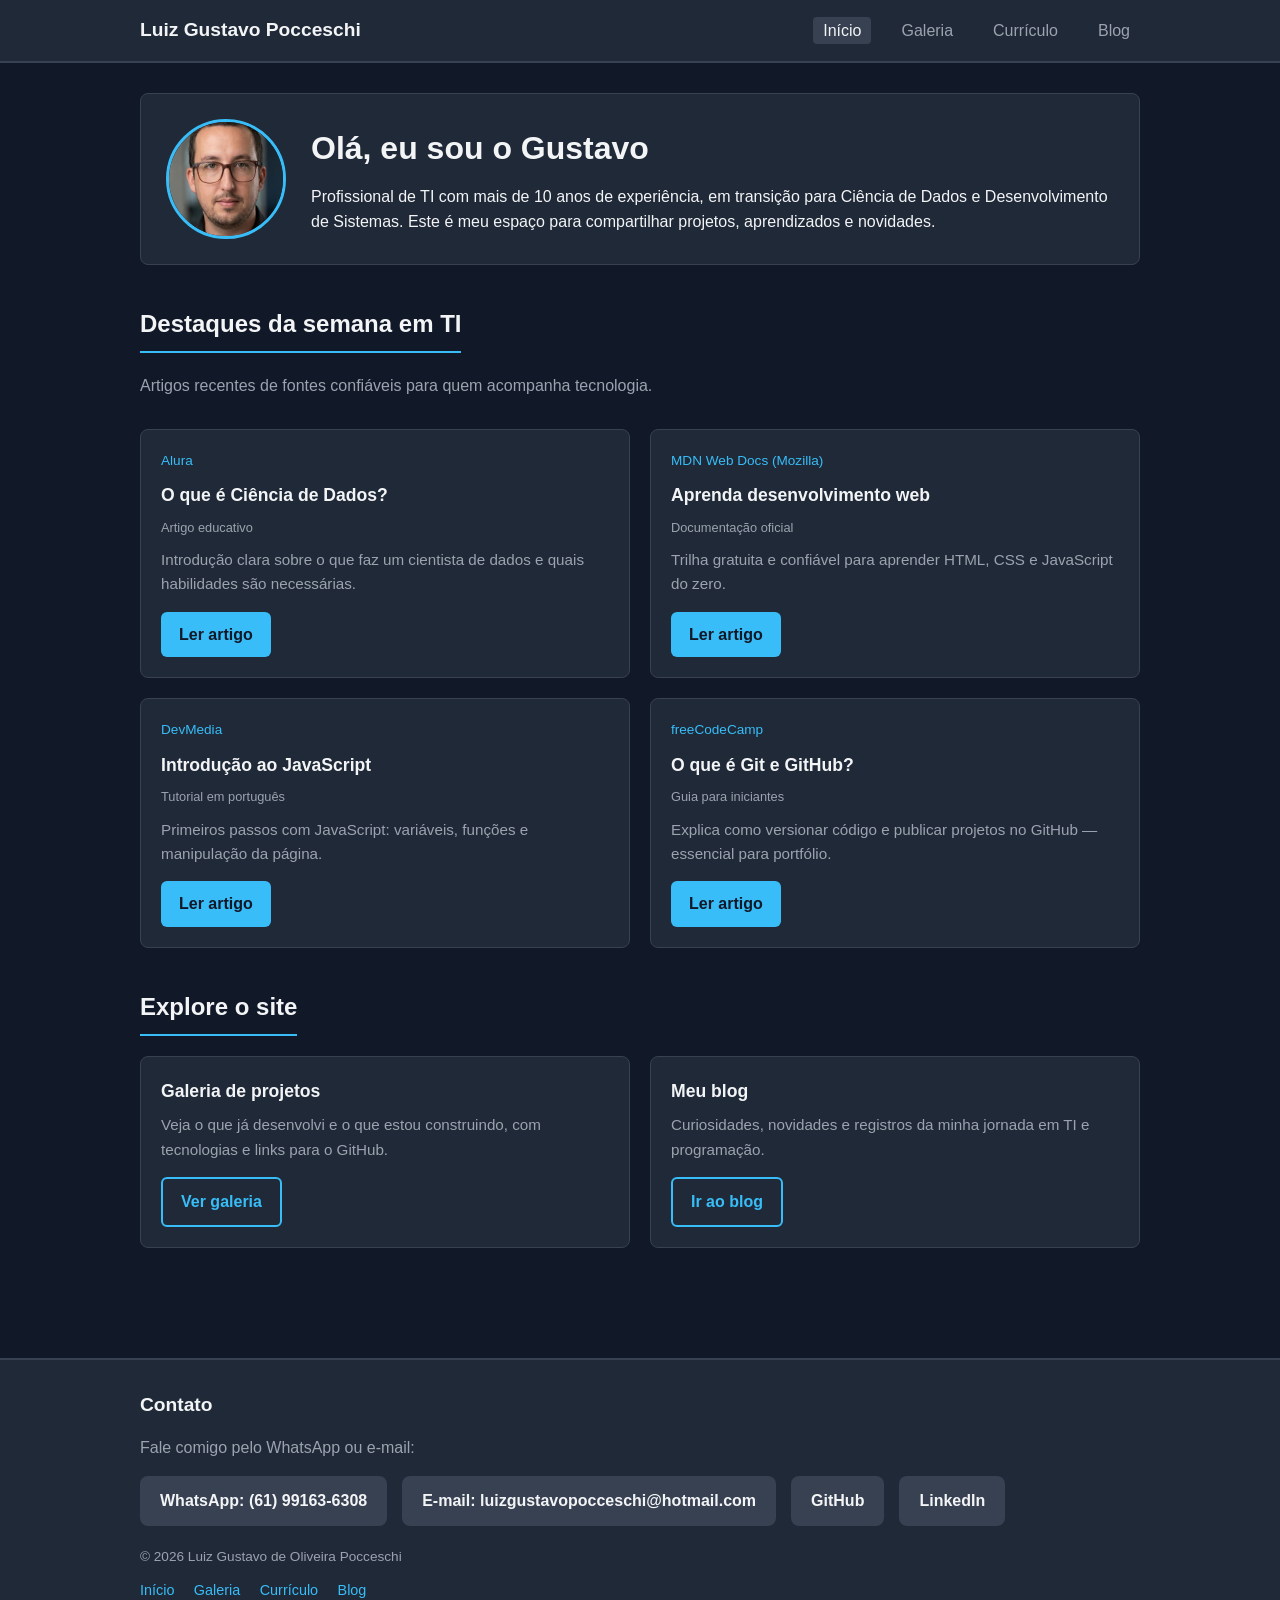
<file: index.html>
<!DOCTYPE html>
<html lang="pt-BR">
<head>
  <meta charset="UTF-8">
  <meta name="viewport" content="width=device-width, initial-scale=1.0">
  <meta name="description" content="Site de Luiz Gustavo Pocceschi - TI, dados e desenvolvimento.">
  <title>Início | Luiz Gustavo Pocceschi</title>
  <link rel="stylesheet" href="assets/css/style.css">
</head>
<body>

  <!-- CABEÇALHO: aparece em todas as páginas -->
  <header class="cabecalho">
    <div class="container">
      <a href="index.html" class="logo">Luiz Gustavo Pocceschi</a>
      <nav class="menu">
        <ul>
          <li><a href="index.html" class="ativo">Início</a></li>
          <li><a href="galeria.html">Galeria</a></li>
          <li><a href="curriculo.html">Currículo</a></li>
          <li><a href="blog.html">Blog</a></li>
        </ul>
      </nav>
    </div>
  </header>

  <main class="container">

    <!-- Breve apresentação -->
    <section class="apresentacao">
      <img src="assets/imagens/2026-realismo.jpeg" alt="Foto de Luiz Gustavo">
      <div class="texto">
        <h1 class="titulo-pagina">Olá, eu sou o Gustavo</h1>
        <p>Profissional de TI com mais de 10 anos de experiência, em transição para Ciência de Dados e Desenvolvimento de Sistemas. Este é meu espaço para compartilhar projetos, aprendizados e novidades.</p>
      </div>
    </section>

    <!-- Posts em destaque de blogs de TI confiáveis -->
    <section class="secao">
      <h2>Destaques da semana em TI</h2>
      <p class="subtitulo-pagina">Artigos recentes de fontes confiáveis para quem acompanha tecnologia.</p>

      <div class="cards cards--duas-colunas">

        <article class="card">
          <p class="fonte">Alura</p>
          <h3>O que é Ciência de Dados?</h3>
          <p class="data">Artigo educativo</p>
          <p>Introdução clara sobre o que faz um cientista de dados e quais habilidades são necessárias.</p>
          <a href="https://www.alura.com.br/artigos/o-que-e-ciencia-de-dados" class="btn" target="_blank" rel="noopener">Ler artigo</a>
        </article>

        <article class="card">
          <p class="fonte">MDN Web Docs (Mozilla)</p>
          <h3>Aprenda desenvolvimento web</h3>
          <p class="data">Documentação oficial</p>
          <p>Trilha gratuita e confiável para aprender HTML, CSS e JavaScript do zero.</p>
          <a href="https://developer.mozilla.org/pt-BR/docs/Learn" class="btn" target="_blank" rel="noopener">Ler artigo</a>
        </article>

        <article class="card">
          <p class="fonte">DevMedia</p>
          <h3>Introdução ao JavaScript</h3>
          <p class="data">Tutorial em português</p>
          <p>Primeiros passos com JavaScript: variáveis, funções e manipulação da página.</p>
          <a href="https://www.devmedia.com.br/introducao-ao-javascript/25685" class="btn" target="_blank" rel="noopener">Ler artigo</a>
        </article>

        <article class="card">
          <p class="fonte">freeCodeCamp</p>
          <h3>O que é Git e GitHub?</h3>
          <p class="data">Guia para iniciantes</p>
          <p>Explica como versionar código e publicar projetos no GitHub — essencial para portfólio.</p>
          <a href="https://www.freecodecamp.org/portuguese/news/o-que-e-git-e-como-usar-o-controle-de-versoes/" class="btn" target="_blank" rel="noopener">Ler artigo</a>
        </article>

      </div>
    </section>

    <!-- Links rápidos para outras áreas do site -->
    <section class="secao">
      <h2>Explore o site</h2>
      <div class="cards cards--duas-colunas">
        <article class="card">
          <h3>Galeria de projetos</h3>
          <p>Veja o que já desenvolvi e o que estou construindo, com tecnologias e links para o GitHub.</p>
          <a href="galeria.html" class="btn btn--outline">Ver galeria</a>
        </article>
        <article class="card">
          <h3>Meu blog</h3>
          <p>Curiosidades, novidades e registros da minha jornada em TI e programação.</p>
          <a href="blog.html" class="btn btn--outline">Ir ao blog</a>
        </article>
      </div>
    </section>

  </main>

  <!-- RODAPÉ: contatos em todas as páginas -->
  <footer class="rodape" id="contato">
    <div class="container">
      <h2>Contato</h2>
      <p style="color: var(--texto-claro); margin-bottom: 15px;">Fale comigo pelo WhatsApp ou e-mail:</p>
      <div class="contatos">
        <a href="https://wa.me/5561991636308?text=Ol%C3%A1%20Gustavo%2C%20vi%20seu%20site%20e%20gostaria%20de%20conversar." class="whatsapp" target="_blank" rel="noopener">
          WhatsApp: (61) 99163-6308
        </a>
        <a href="mailto:luizgustavopocceschi@hotmail.com">
          E-mail: luizgustavopocceschi@hotmail.com
        </a>
        <a href="https://github.com/GustavoPocceschi" target="_blank" rel="noopener">
          GitHub
        </a>
        <a href="https://www.linkedin.com/in/gustavopocceschi" target="_blank" rel="noopener">
          LinkedIn
        </a>
      </div>
      <p class="copyright">&copy; <span id="ano">2026</span> Luiz Gustavo de Oliveira Pocceschi</p>
      <p class="links-rodape">
        <a href="index.html">Início</a>
        <a href="galeria.html">Galeria</a>
        <a href="curriculo.html">Currículo</a>
        <a href="blog.html">Blog</a>
      </p>
    </div>
  </footer>

  <script src="assets/js/app.js"></script>
</body>
</html>
</file>
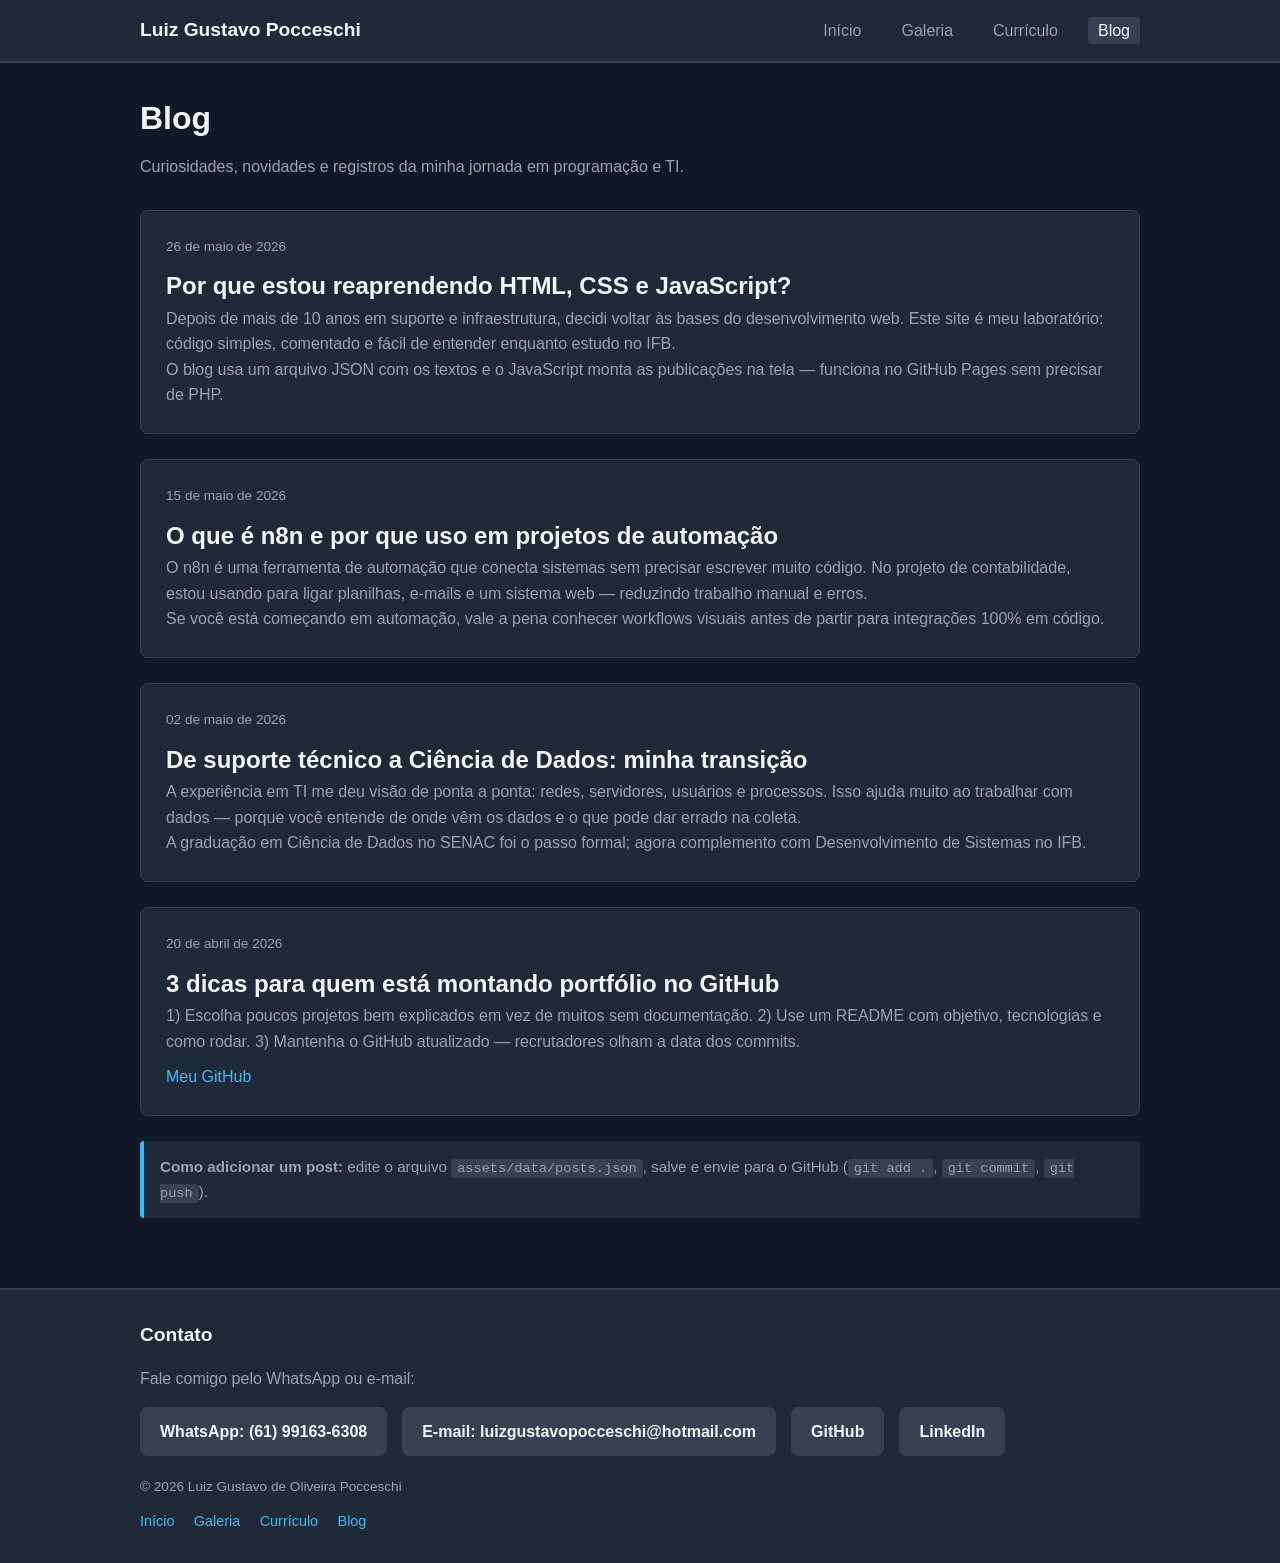
<file: blog.html>
<!DOCTYPE html>
<html lang="pt-BR">
<head>
  <meta charset="UTF-8">
  <meta name="viewport" content="width=device-width, initial-scale=1.0">
  <meta name="description" content="Blog de Luiz Gustavo Pocceschi - curiosidades e novidades sobre TI.">
  <title>Blog | Luiz Gustavo Pocceschi</title>
  <link rel="stylesheet" href="assets/css/style.css">
</head>
<body>

  <header class="cabecalho">
    <div class="container">
      <a href="index.html" class="logo">Luiz Gustavo Pocceschi</a>
      <nav class="menu">
        <ul>
          <li><a href="index.html">Início</a></li>
          <li><a href="galeria.html">Galeria</a></li>
          <li><a href="curriculo.html">Currículo</a></li>
          <li><a href="blog.html" class="ativo">Blog</a></li>
        </ul>
      </nav>
    </div>
  </header>

  <main class="container">

    <h1 class="titulo-pagina">Blog</h1>
    <p class="subtitulo-pagina">Curiosidades, novidades e registros da minha jornada em programação e TI.</p>

    <!--
      Os posts NÃO ficam mais aqui no HTML.
      O JavaScript (blog.js) lê assets/data/posts.json e monta a lista abaixo.
      Para publicar um post novo, edite o arquivo posts.json.
    -->
    <div id="lista-posts">
      <p class="blog-carregando">Carregando posts...</p>
    </div>

    <p class="blog-dica">
      <strong>Como adicionar um post:</strong> edite o arquivo
      <code>assets/data/posts.json</code>, salve e envie para o GitHub (<code>git add .</code>, <code>git commit</code>, <code>git push</code>).
    </p>

  </main>

  <footer class="rodape" id="contato">
    <div class="container">
      <h2>Contato</h2>
      <p style="color: var(--texto-claro); margin-bottom: 15px;">Fale comigo pelo WhatsApp ou e-mail:</p>
      <div class="contatos">
        <a href="https://wa.me/5561991636308?text=Ol%C3%A1%20Gustavo%2C%20vi%20seu%20site%20e%20gostaria%20de%20conversar." class="whatsapp" target="_blank" rel="noopener">
          WhatsApp: (61) 99163-6308
        </a>
        <a href="mailto:luizgustavopocceschi@hotmail.com">
          E-mail: luizgustavopocceschi@hotmail.com
        </a>
        <a href="https://github.com/GustavoPocceschi" target="_blank" rel="noopener">GitHub</a>
        <a href="https://www.linkedin.com/in/gustavopocceschi" target="_blank" rel="noopener">LinkedIn</a>
      </div>
      <p class="copyright">&copy; <span id="ano">2026</span> Luiz Gustavo de Oliveira Pocceschi</p>
      <p class="links-rodape">
        <a href="index.html">Início</a>
        <a href="galeria.html">Galeria</a>
        <a href="curriculo.html">Currículo</a>
        <a href="blog.html">Blog</a>
      </p>
    </div>
  </footer>

  <script src="assets/js/app.js"></script>
  <script src="assets/js/blog.js"></script>
</body>
</html>
</file>
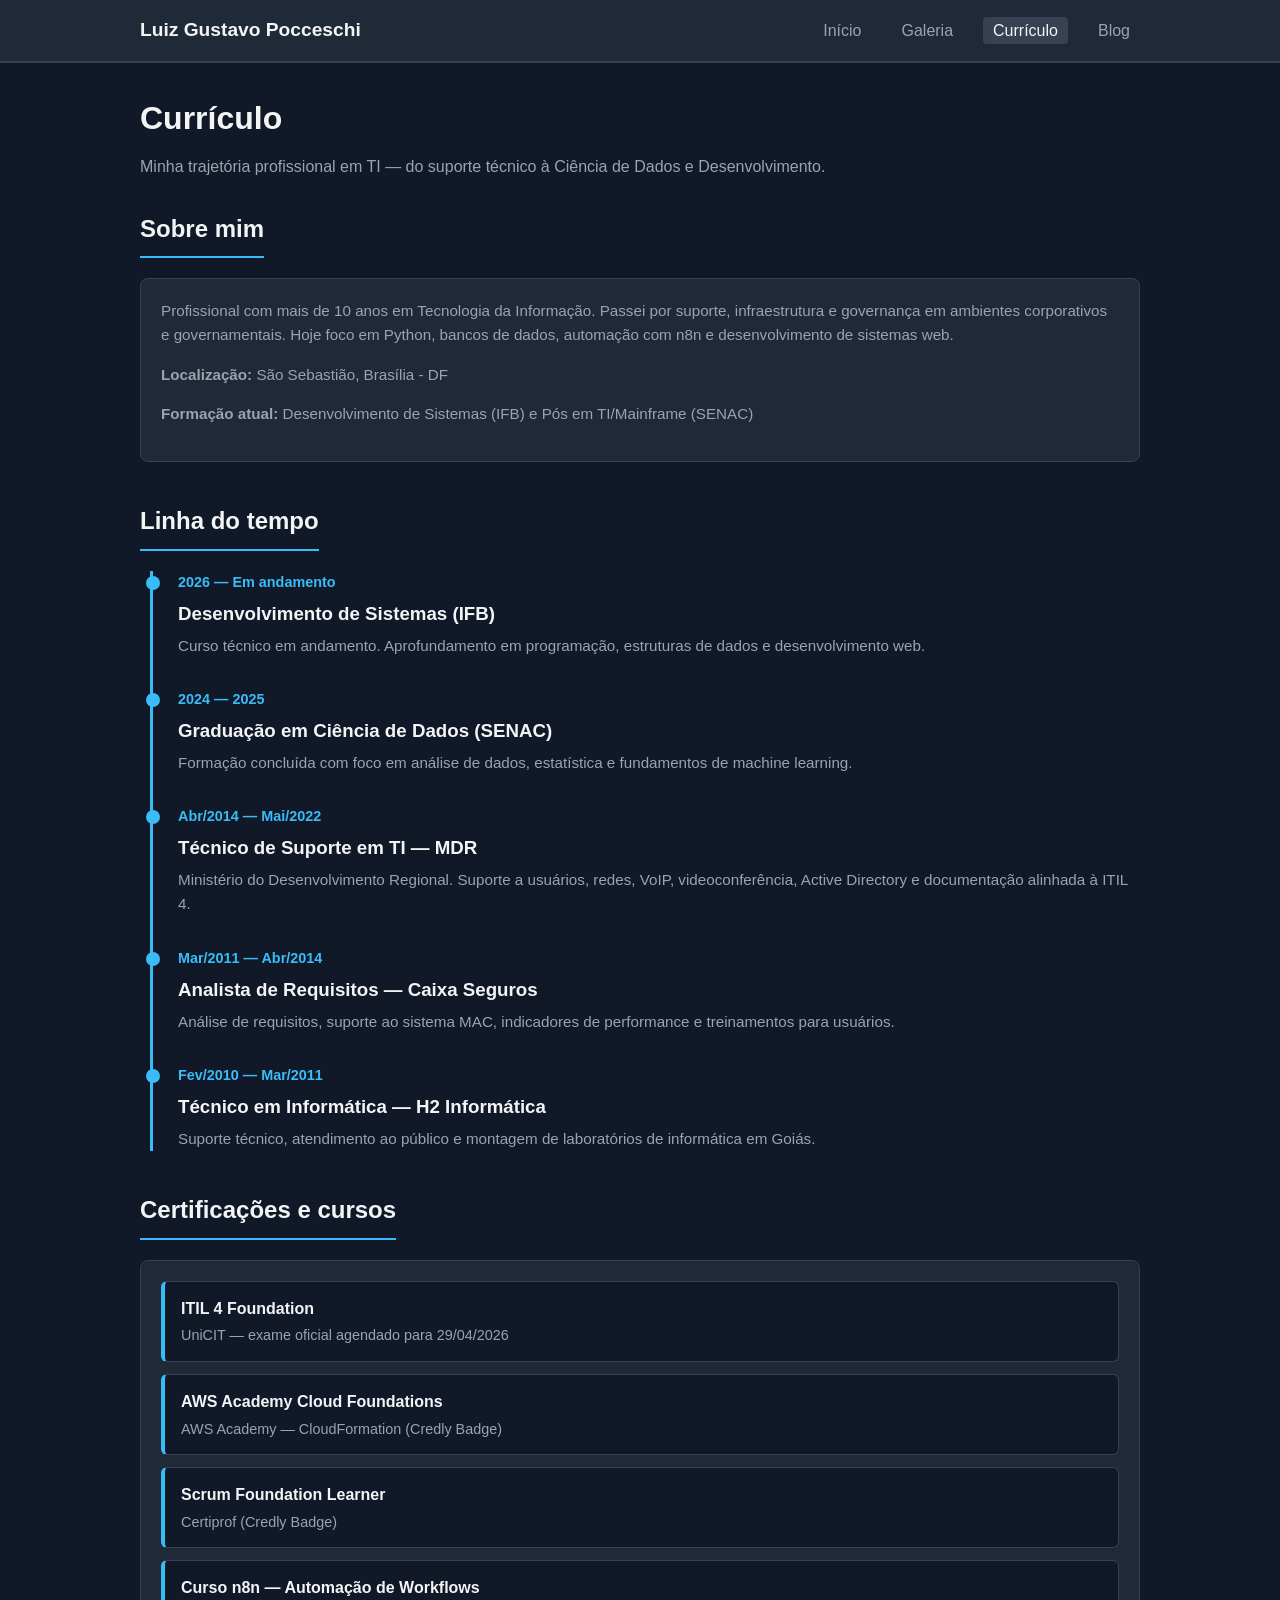
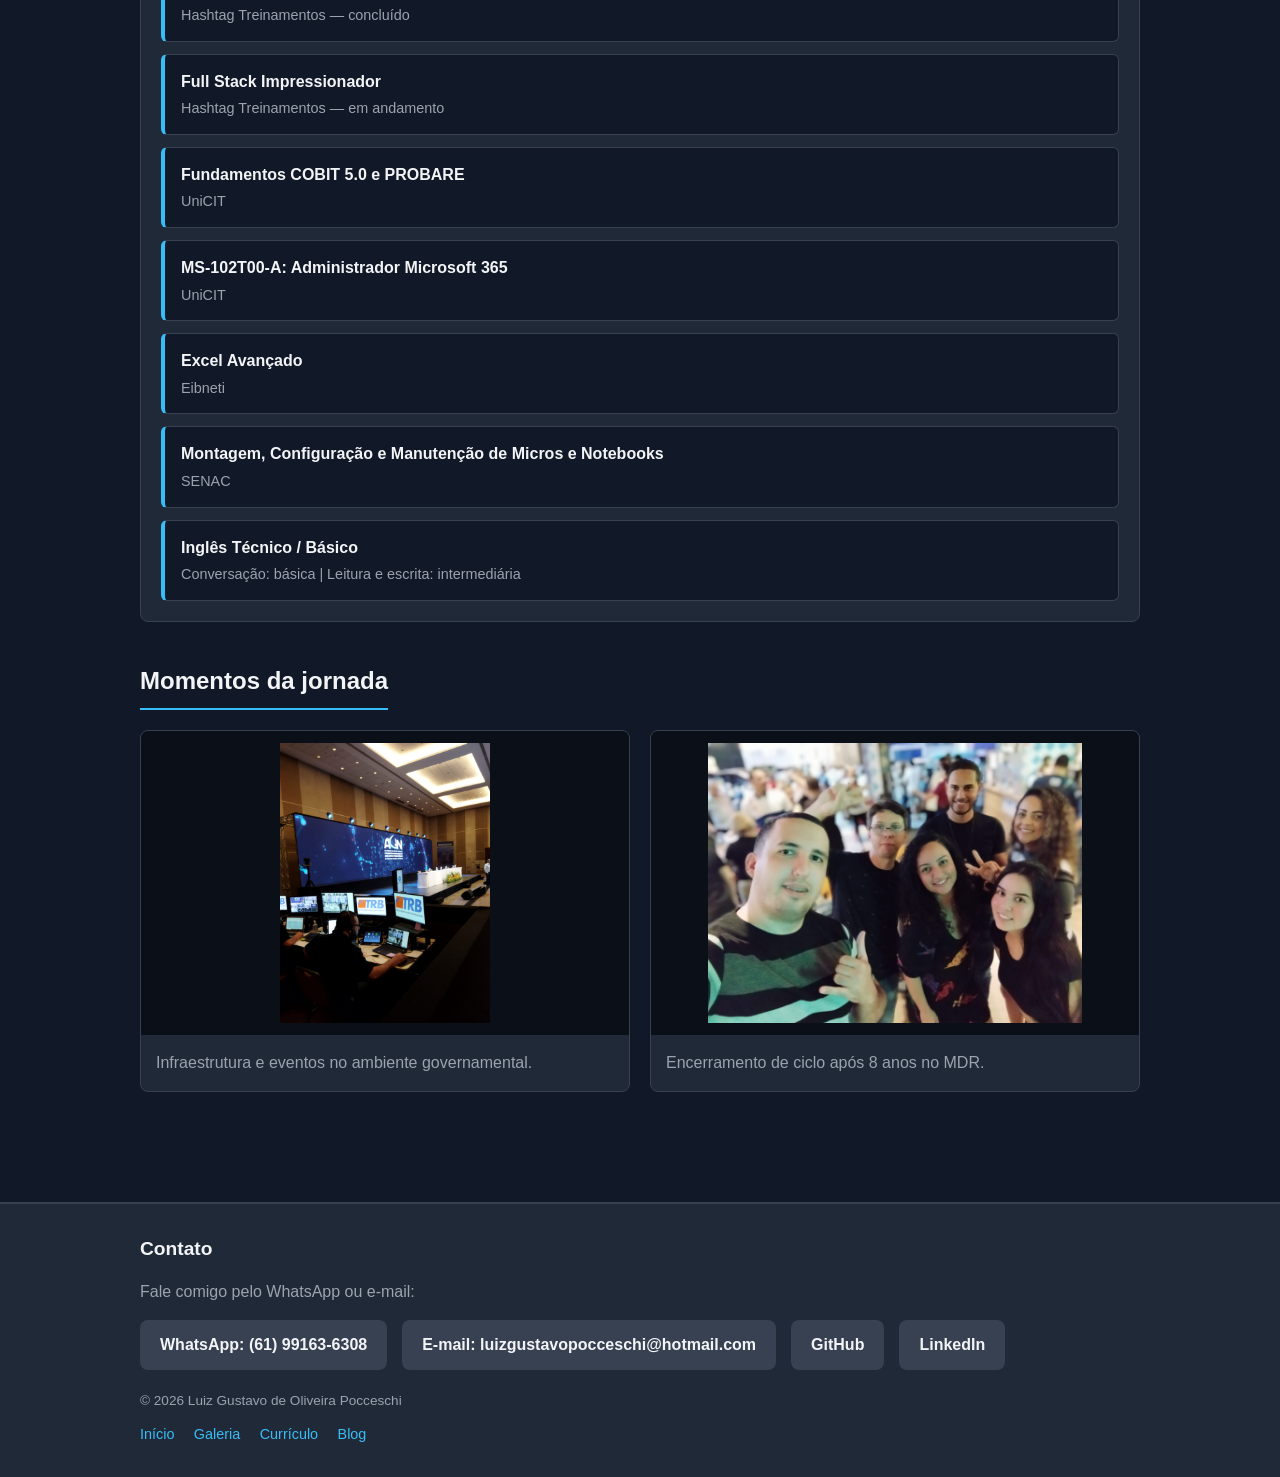
<file: curriculo.html>
<!DOCTYPE html>
<html lang="pt-BR">
<head>
  <meta charset="UTF-8">
  <meta name="viewport" content="width=device-width, initial-scale=1.0">
  <meta name="description" content="Currículo e linha do tempo profissional de Luiz Gustavo Pocceschi.">
  <title>Currículo | Luiz Gustavo Pocceschi</title>
  <link rel="stylesheet" href="assets/css/style.css">
</head>
<body>

  <header class="cabecalho">
    <div class="container">
      <a href="index.html" class="logo">Luiz Gustavo Pocceschi</a>
      <nav class="menu">
        <ul>
          <li><a href="index.html">Início</a></li>
          <li><a href="galeria.html">Galeria</a></li>
          <li><a href="curriculo.html" class="ativo">Currículo</a></li>
          <li><a href="blog.html">Blog</a></li>
        </ul>
      </nav>
    </div>
  </header>

  <main class="container">

    <h1 class="titulo-pagina">Currículo</h1>
    <p class="subtitulo-pagina">Minha trajetória profissional em TI — do suporte técnico à Ciência de Dados e Desenvolvimento.</p>

    <!-- Resumo -->
    <section class="secao">
      <h2>Sobre mim</h2>
      <div class="card">
        <p>Profissional com mais de 10 anos em Tecnologia da Informação. Passei por suporte, infraestrutura e governança em ambientes corporativos e governamentais. Hoje foco em Python, bancos de dados, automação com n8n e desenvolvimento de sistemas web.</p>
        <p style="margin-top: 10px;"><strong>Localização:</strong> São Sebastião, Brasília - DF</p>
        <p><strong>Formação atual:</strong> Desenvolvimento de Sistemas (IFB) e Pós em TI/Mainframe (SENAC)</p>
      </div>
    </section>

    <!-- Linha do tempo -->
    <section class="secao">
      <h2>Linha do tempo</h2>

      <ul class="timeline">
        <li>
          <p class="periodo">2026 — Em andamento</p>
          <h3>Desenvolvimento de Sistemas (IFB)</h3>
          <p>Curso técnico em andamento. Aprofundamento em programação, estruturas de dados e desenvolvimento web.</p>
        </li>
        <li>
          <p class="periodo">2024 — 2025</p>
          <h3>Graduação em Ciência de Dados (SENAC)</h3>
          <p>Formação concluída com foco em análise de dados, estatística e fundamentos de machine learning.</p>
        </li>
        <li>
          <p class="periodo">Abr/2014 — Mai/2022</p>
          <h3>Técnico de Suporte em TI — MDR</h3>
          <p>Ministério do Desenvolvimento Regional. Suporte a usuários, redes, VoIP, videoconferência, Active Directory e documentação alinhada à ITIL 4.</p>
        </li>
        <li>
          <p class="periodo">Mar/2011 — Abr/2014</p>
          <h3>Analista de Requisitos — Caixa Seguros</h3>
          <p>Análise de requisitos, suporte ao sistema MAC, indicadores de performance e treinamentos para usuários.</p>
        </li>
        <li>
          <p class="periodo">Fev/2010 — Mar/2011</p>
          <h3>Técnico em Informática — H2 Informática</h3>
          <p>Suporte técnico, atendimento ao público e montagem de laboratórios de informática em Goiás.</p>
        </li>
      </ul>
    </section>

    <!--
      Certificações em lista (<ul>):
      cada <li> é um item com título (strong) e detalhe (span)
      mais fácil de ler do que tags coladas
    -->
    <section class="secao">
      <h2>Certificações e cursos</h2>
      <div class="card">
        <ul class="lista-certificacoes">
          <li>
            <strong>ITIL 4 Foundation</strong>
            <span>UniCIT — exame oficial agendado para 29/04/2026</span>
          </li>
          <li>
            <strong>AWS Academy Cloud Foundations</strong>
            <span>AWS Academy — CloudFormation (Credly Badge)</span>
          </li>
          <li>
            <strong>Scrum Foundation Learner</strong>
            <span>Certiprof (Credly Badge)</span>
          </li>
          <li>
            <strong>Curso n8n — Automação de Workflows</strong>
            <span>Hashtag Treinamentos — concluído</span>
          </li>
          <li>
            <strong>Full Stack Impressionador</strong>
            <span>Hashtag Treinamentos — em andamento</span>
          </li>
          <li>
            <strong>Fundamentos COBIT 5.0 e PROBARE</strong>
            <span>UniCIT</span>
          </li>
          <li>
            <strong>MS-102T00-A: Administrador Microsoft 365</strong>
            <span>UniCIT</span>
          </li>
          <li>
            <strong>Excel Avançado</strong>
            <span>Eibneti</span>
          </li>
          <li>
            <strong>Montagem, Configuração e Manutenção de Micros e Notebooks</strong>
            <span>SENAC</span>
          </li>
          <li>
            <strong>Inglês Técnico / Básico</strong>
            <span>Conversação: básica | Leitura e escrita: intermediária</span>
          </li>
        </ul>
      </div>
    </section>

    <!-- Fotos da trajetória — mesma regra da galeria: imagem inteira visível -->
    <section class="secao">
      <h2>Momentos da jornada</h2>
      <div class="galeria-jornada">
        <figure class="card card-foto">
          <div class="foto-jornada">
            <img src="assets/imagens/2018-estrutura-AGN.jpeg" alt="Operação técnica em evento">
          </div>
          <figcaption class="legenda-foto">Infraestrutura e eventos no ambiente governamental.</figcaption>
        </figure>
        <figure class="card card-foto">
          <div class="foto-jornada">
            <img src="assets/imagens/2022-despedida-MDR.jpeg" alt="Despedida MDR 2022">
          </div>
          <figcaption class="legenda-foto">Encerramento de ciclo após 8 anos no MDR.</figcaption>
        </figure>
      </div>
    </section>

  </main>

  <footer class="rodape" id="contato">
    <div class="container">
      <h2>Contato</h2>
      <p style="color: var(--texto-claro); margin-bottom: 15px;">Fale comigo pelo WhatsApp ou e-mail:</p>
      <div class="contatos">
        <a href="https://wa.me/5561991636308?text=Ol%C3%A1%20Gustavo%2C%20vi%20seu%20site%20e%20gostaria%20de%20conversar." class="whatsapp" target="_blank" rel="noopener">
          WhatsApp: (61) 99163-6308
        </a>
        <a href="mailto:luizgustavopocceschi@hotmail.com">
          E-mail: luizgustavopocceschi@hotmail.com
        </a>
        <a href="https://github.com/GustavoPocceschi" target="_blank" rel="noopener">GitHub</a>
        <a href="https://www.linkedin.com/in/gustavopocceschi" target="_blank" rel="noopener">LinkedIn</a>
      </div>
      <p class="copyright">&copy; <span id="ano">2026</span> Luiz Gustavo de Oliveira Pocceschi</p>
      <p class="links-rodape">
        <a href="index.html">Início</a>
        <a href="galeria.html">Galeria</a>
        <a href="curriculo.html">Currículo</a>
        <a href="blog.html">Blog</a>
      </p>
    </div>
  </footer>

  <script src="assets/js/app.js"></script>
</body>
</html>
</file>
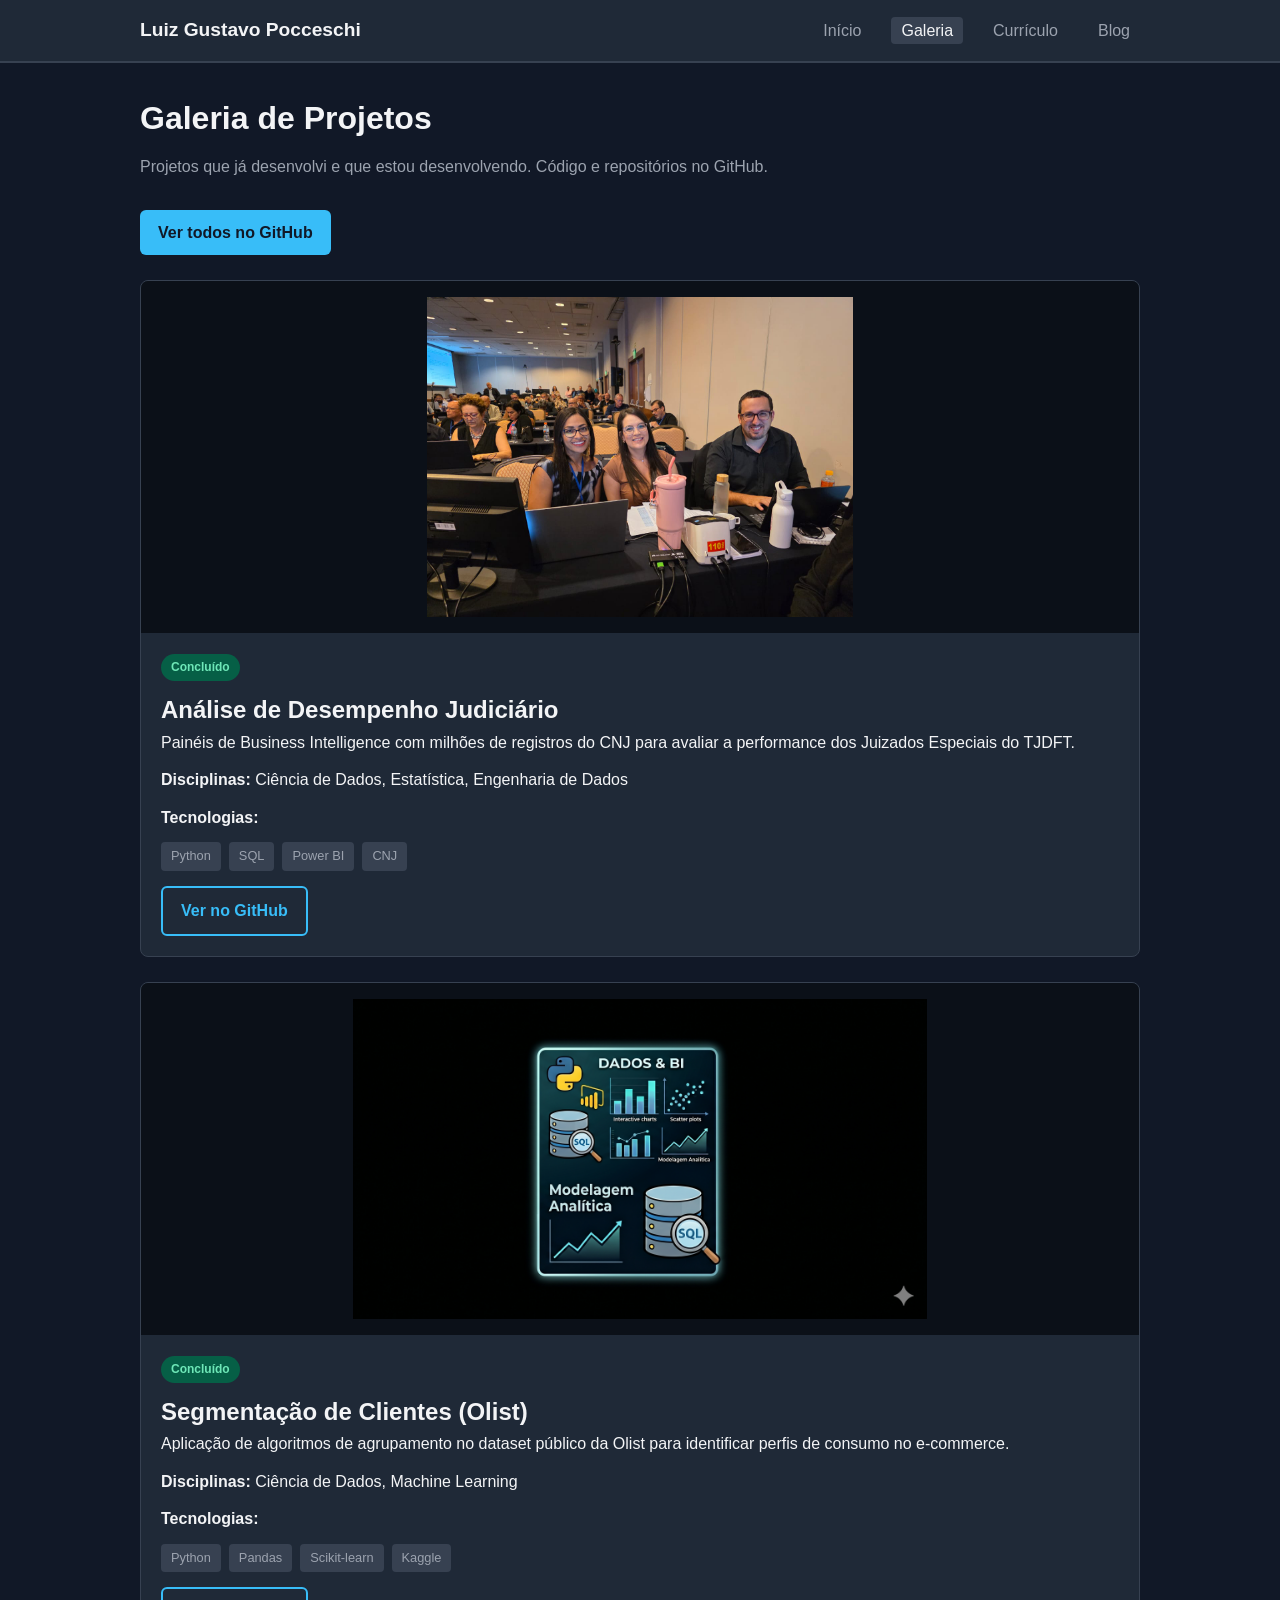
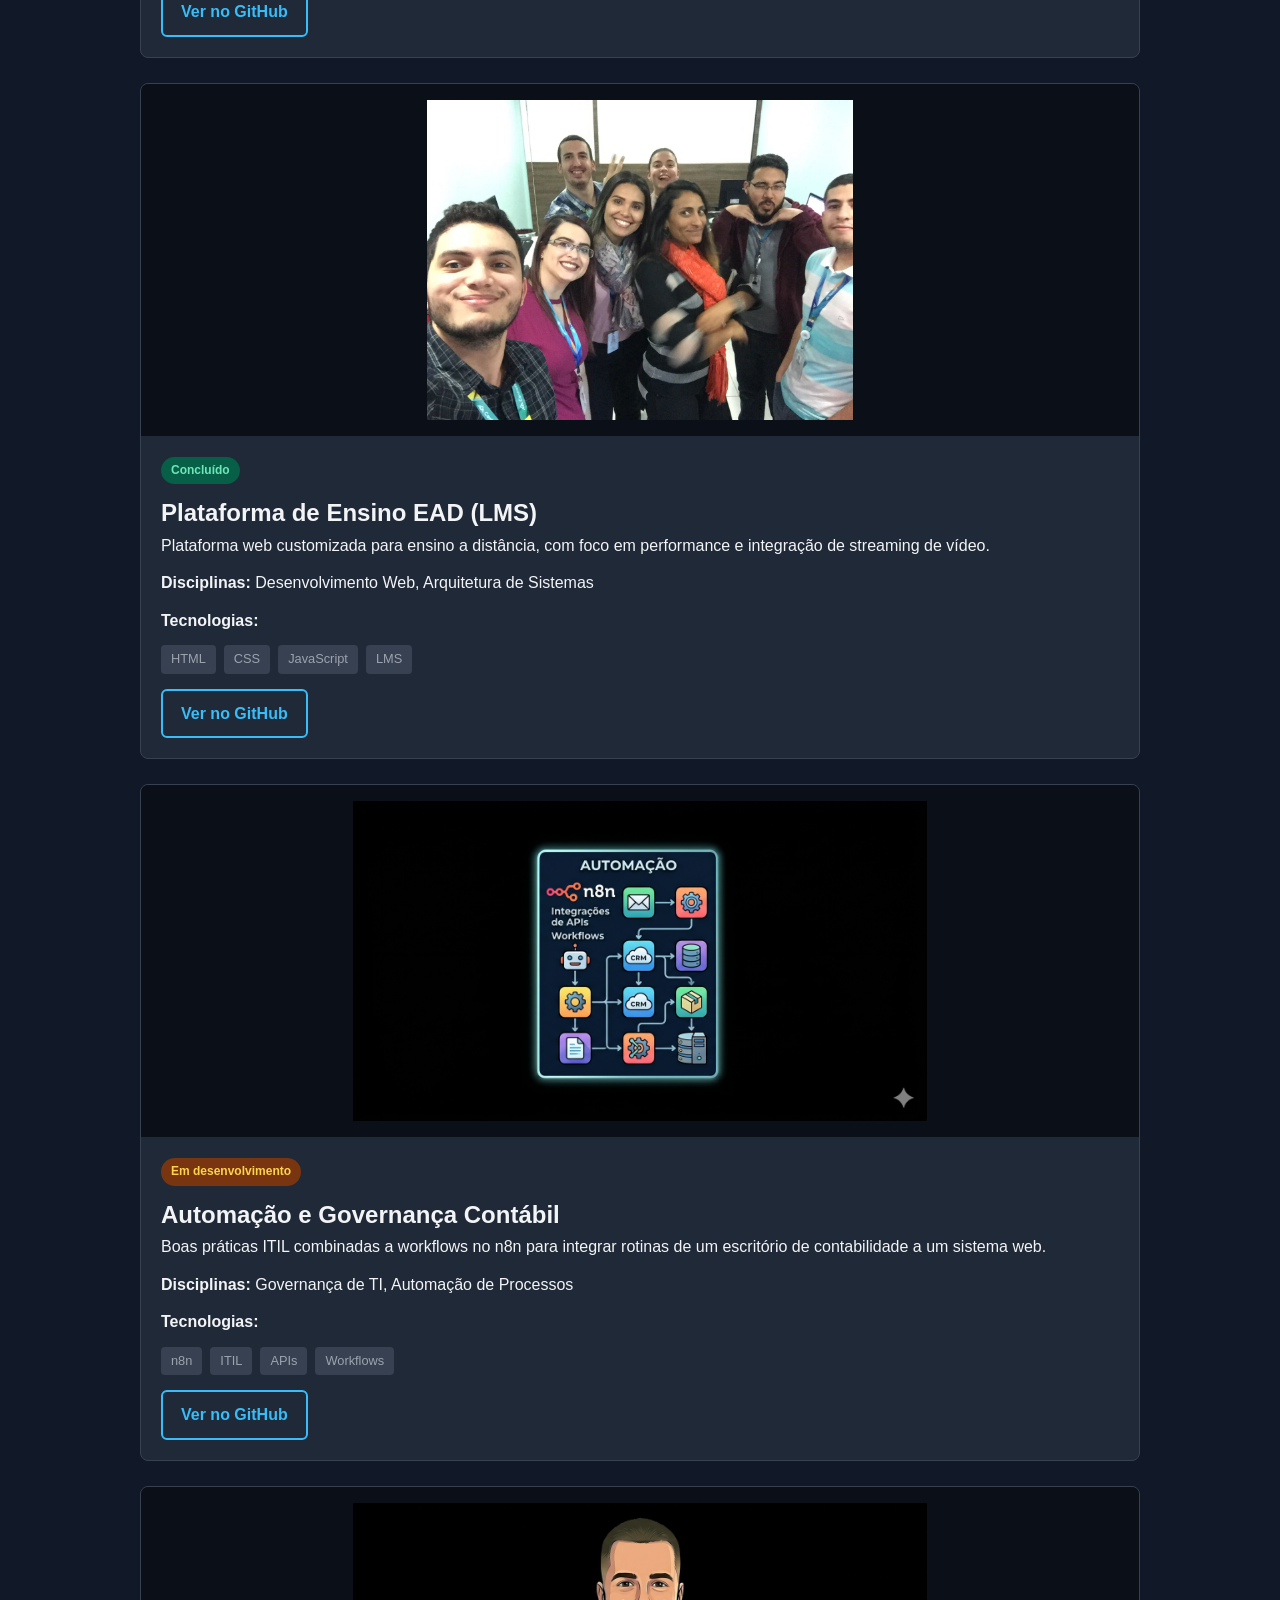
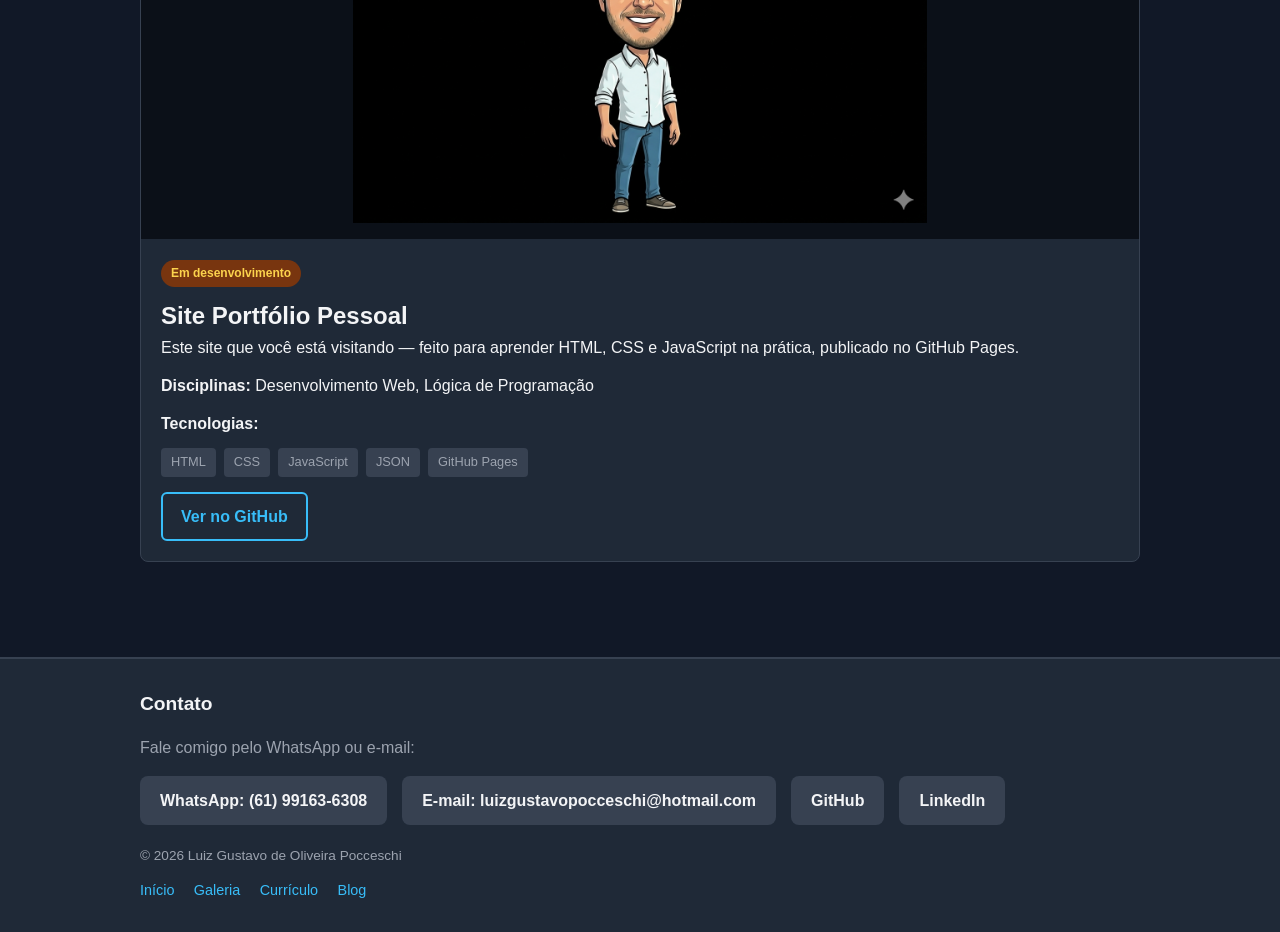
<file: galeria.html>
<!DOCTYPE html>
<html lang="pt-BR">
<head>
  <meta charset="UTF-8">
  <meta name="viewport" content="width=device-width, initial-scale=1.0">
  <meta name="description" content="Galeria de projetos de Luiz Gustavo Pocceschi - dados, BI, web e automação.">
  <title>Galeria de Projetos | Luiz Gustavo Pocceschi</title>
  <link rel="stylesheet" href="assets/css/style.css">
</head>
<body>

  <header class="cabecalho">
    <div class="container">
      <a href="index.html" class="logo">Luiz Gustavo Pocceschi</a>
      <nav class="menu">
        <ul>
          <li><a href="index.html">Início</a></li>
          <li><a href="galeria.html" class="ativo">Galeria</a></li>
          <li><a href="curriculo.html">Currículo</a></li>
          <li><a href="blog.html">Blog</a></li>
        </ul>
      </nav>
    </div>
  </header>

  <main class="container">
    <h1 class="titulo-pagina">Galeria de Projetos</h1>
    <p class="subtitulo-pagina">Projetos que já desenvolvi e que estou desenvolvendo. Código e repositórios no GitHub.</p>

    <p style="margin-bottom: 25px;">
      <a href="https://github.com/GustavoPocceschi" class="btn" target="_blank" rel="noopener">Ver todos no GitHub</a>
    </p>

    <!--
      Cada projeto é um <article> com duas partes:
      1) div.projeto-imagem = foto (mostrada inteira, sem corte)
      2) div.projeto-conteudo = texto, tags e link do GitHub
    -->

    <!-- Projeto 1 -->
    <article class="projeto">
      <div class="projeto-imagem">
        <img src="assets/imagens/2025-evento-cnre.jpeg" alt="Projeto de BI judiciário">
      </div>
      <div class="projeto-conteudo">
        <span class="status status--concluido">Concluído</span>
        <h2>Análise de Desempenho Judiciário</h2>
        <p>Painéis de Business Intelligence com milhões de registros do CNJ para avaliar a performance dos Juizados Especiais do TJDFT.</p>
        <p class="disciplinas"><strong>Disciplinas:</strong> Ciência de Dados, Estatística, Engenharia de Dados</p>
        <p class="tecnologias"><strong>Tecnologias:</strong></p>
        <div class="tags">
          <span class="tag">Python</span>
          <span class="tag">SQL</span>
          <span class="tag">Power BI</span>
          <span class="tag">CNJ</span>
        </div>
        <p style="margin-top: 15px;">
          <a href="https://github.com/GustavoPocceschi" class="btn btn--outline" target="_blank" rel="noopener">Ver no GitHub</a>
        </p>
      </div>
    </article>

    <!-- Projeto 2 -->
    <article class="projeto">
      <div class="projeto-imagem">
        <img src="assets/imagens/cartao-1.png" alt="Projeto de segmentação Olist">
      </div>
      <div class="projeto-conteudo">
        <span class="status status--concluido">Concluído</span>
        <h2>Segmentação de Clientes (Olist)</h2>
        <p>Aplicação de algoritmos de agrupamento no dataset público da Olist para identificar perfis de consumo no e-commerce.</p>
        <p class="disciplinas"><strong>Disciplinas:</strong> Ciência de Dados, Machine Learning</p>
        <p class="tecnologias"><strong>Tecnologias:</strong></p>
        <div class="tags">
          <span class="tag">Python</span>
          <span class="tag">Pandas</span>
          <span class="tag">Scikit-learn</span>
          <span class="tag">Kaggle</span>
        </div>
        <p style="margin-top: 15px;">
          <a href="https://github.com/GustavoPocceschi" class="btn btn--outline" target="_blank" rel="noopener">Ver no GitHub</a>
        </p>
      </div>
    </article>

    <!-- Projeto 3 -->
    <article class="projeto">
      <div class="projeto-imagem">
        <img src="assets/imagens/2018-QA-Centralit.jpeg" alt="Projeto plataforma EAD">
      </div>
      <div class="projeto-conteudo">
        <span class="status status--concluido">Concluído</span>
        <h2>Plataforma de Ensino EAD (LMS)</h2>
        <p>Plataforma web customizada para ensino a distância, com foco em performance e integração de streaming de vídeo.</p>
        <p class="disciplinas"><strong>Disciplinas:</strong> Desenvolvimento Web, Arquitetura de Sistemas</p>
        <p class="tecnologias"><strong>Tecnologias:</strong></p>
        <div class="tags">
          <span class="tag">HTML</span>
          <span class="tag">CSS</span>
          <span class="tag">JavaScript</span>
          <span class="tag">LMS</span>
        </div>
        <p style="margin-top: 15px;">
          <a href="https://github.com/GustavoPocceschi" class="btn btn--outline" target="_blank" rel="noopener">Ver no GitHub</a>
        </p>
      </div>
    </article>

    <!-- Projeto 4 -->
    <article class="projeto">
      <div class="projeto-imagem">
        <img src="assets/imagens/cartao-2.png" alt="Projeto automação contábil">
      </div>
      <div class="projeto-conteudo">
        <span class="status status--andamento">Em desenvolvimento</span>
        <h2>Automação e Governança Contábil</h2>
        <p>Boas práticas ITIL combinadas a workflows no n8n para integrar rotinas de um escritório de contabilidade a um sistema web.</p>
        <p class="disciplinas"><strong>Disciplinas:</strong> Governança de TI, Automação de Processos</p>
        <p class="tecnologias"><strong>Tecnologias:</strong></p>
        <div class="tags">
          <span class="tag">n8n</span>
          <span class="tag">ITIL</span>
          <span class="tag">APIs</span>
          <span class="tag">Workflows</span>
        </div>
        <p style="margin-top: 15px;">
          <a href="https://github.com/GustavoPocceschi" class="btn btn--outline" target="_blank" rel="noopener">Ver no GitHub</a>
        </p>
      </div>
    </article>

    <!-- Projeto 5 - este site -->
    <article class="projeto">
      <div class="projeto-imagem">
        <img src="assets/imagens/caricatura.png" alt="Site portfólio">
      </div>
      <div class="projeto-conteudo">
        <span class="status status--andamento">Em desenvolvimento</span>
        <h2>Site Portfólio Pessoal</h2>
        <p>Este site que você está visitando — feito para aprender HTML, CSS e JavaScript na prática, publicado no GitHub Pages.</p>
        <p class="disciplinas"><strong>Disciplinas:</strong> Desenvolvimento Web, Lógica de Programação</p>
        <p class="tecnologias"><strong>Tecnologias:</strong></p>
        <div class="tags">
          <span class="tag">HTML</span>
          <span class="tag">CSS</span>
          <span class="tag">JavaScript</span>
          <span class="tag">JSON</span>
          <span class="tag">GitHub Pages</span>
        </div>
        <p style="margin-top: 15px;">
          <a href="https://github.com/GustavoPocceschi" class="btn btn--outline" target="_blank" rel="noopener">Ver no GitHub</a>
        </p>
      </div>
    </article>

  </main>

  <footer class="rodape" id="contato">
    <div class="container">
      <h2>Contato</h2>
      <p style="color: var(--texto-claro); margin-bottom: 15px;">Fale comigo pelo WhatsApp ou e-mail:</p>
      <div class="contatos">
        <a href="https://wa.me/5561991636308?text=Ol%C3%A1%20Gustavo%2C%20vi%20seu%20site%20e%20gostaria%20de%20conversar." class="whatsapp" target="_blank" rel="noopener">
          WhatsApp: (61) 99163-6308
        </a>
        <a href="mailto:luizgustavopocceschi@hotmail.com">
          E-mail: luizgustavopocceschi@hotmail.com
        </a>
        <a href="https://github.com/GustavoPocceschi" target="_blank" rel="noopener">GitHub</a>
        <a href="https://www.linkedin.com/in/gustavopocceschi" target="_blank" rel="noopener">LinkedIn</a>
      </div>
      <p class="copyright">&copy; <span id="ano">2026</span> Luiz Gustavo de Oliveira Pocceschi</p>
      <p class="links-rodape">
        <a href="index.html">Início</a>
        <a href="galeria.html">Galeria</a>
        <a href="curriculo.html">Currículo</a>
        <a href="blog.html">Blog</a>
      </p>
    </div>
  </footer>

  <script src="assets/js/app.js"></script>
</body>
</html>
</file>
<file: assets/css/style.css>
/* ============================================
   Estilos do site - versão iniciante
   Luiz Gustavo Pocceschi
   ============================================ */

/* Cores e fontes usadas em todo o site */
:root {
  --fundo: #111827;
  --fundo-card: #1f2937;
  --texto: #f3f4f6;
  --texto-claro: #9ca3af;
  --azul: #38bdf8;
  --azul-escuro: #0ea5e9;
  --borda: #374151;
}

/* Reset básico */
* {
  margin: 0;
  padding: 0;
  box-sizing: border-box;
}

body {
  font-family: Arial, Helvetica, sans-serif;
  background-color: var(--fundo);
  color: var(--texto);
  line-height: 1.6;
}

a {
  color: var(--azul);
  text-decoration: none;
}

a:hover {
  color: var(--azul-escuro);
  text-decoration: underline;
}

img {
  max-width: 100%;
  height: auto;
  display: block;
}

/* Container centralizado */
.container {
  width: 90%;
  max-width: 1000px;
  margin: 0 auto;
}

/* ========== CABEÇALHO ========== */
.cabecalho {
  background-color: var(--fundo-card);
  border-bottom: 2px solid var(--borda);
  padding: 15px 0;
  position: sticky;
  top: 0;
  z-index: 10;
}

.cabecalho .container {
  display: flex;
  justify-content: space-between;
  align-items: center;
  flex-wrap: wrap;
  gap: 10px;
}

.logo {
  font-size: 1.2rem;
  font-weight: bold;
  color: var(--texto);
}

.logo:hover {
  text-decoration: none;
  color: var(--azul);
}

/* Menu de navegação */
.menu ul {
  list-style: none;
  display: flex;
  gap: 20px;
  flex-wrap: wrap;
}

.menu a {
  color: var(--texto-claro);
  padding: 5px 10px;
  border-radius: 4px;
}

.menu a:hover,
.menu a.ativo {
  color: var(--texto);
  background-color: var(--borda);
  text-decoration: none;
}

/* ========== CONTEÚDO PRINCIPAL ========== */
main {
  padding: 30px 0 50px;
}

.titulo-pagina {
  font-size: 2rem;
  margin-bottom: 10px;
}

.subtitulo-pagina {
  color: var(--texto-claro);
  margin-bottom: 30px;
}

/* Seções */
.secao {
  margin-bottom: 40px;
}

.secao h2 {
  font-size: 1.5rem;
  margin-bottom: 20px;
  padding-bottom: 8px;
  border-bottom: 2px solid var(--azul);
  display: inline-block;
}

/* ========== CARDS (posts, projetos, blog) ========== */
.cards {
  display: grid;
  gap: 20px;
}

/* Em telas maiores, 2 colunas */
@media (min-width: 600px) {
  .cards--duas-colunas {
    grid-template-columns: 1fr 1fr;
  }
}

.card {
  background-color: var(--fundo-card);
  border: 1px solid var(--borda);
  border-radius: 8px;
  padding: 20px;
  transition: border-color 0.3s;
}

.card:hover {
  border-color: var(--azul);
}

.card h3 {
  font-size: 1.1rem;
  margin-bottom: 8px;
}

.card .fonte {
  font-size: 0.85rem;
  color: var(--azul);
  margin-bottom: 10px;
}

.card .data {
  font-size: 0.8rem;
  color: var(--texto-claro);
  margin-bottom: 10px;
}

.card p {
  color: var(--texto-claro);
  font-size: 0.95rem;
  margin-bottom: 15px;
}

/* Botão simples */
.btn {
  display: inline-block;
  background-color: var(--azul);
  color: #111827;
  padding: 10px 18px;
  border-radius: 6px;
  font-weight: bold;
  border: none;
  cursor: pointer;
  transition: background-color 0.3s;
}

.btn:hover {
  background-color: var(--azul-escuro);
  color: #111827;
  text-decoration: none;
}

.btn--outline {
  background-color: transparent;
  color: var(--azul);
  border: 2px solid var(--azul);
}

.btn--outline:hover {
  background-color: var(--azul);
  color: #111827;
}

/* ========== GALERIA DE PROJETOS ========== */
.projeto {
  background-color: var(--fundo-card);
  border: 1px solid var(--borda);
  border-radius: 8px;
  overflow: hidden;
  margin-bottom: 25px;
}

/*
  Área da imagem do projeto:
  - object-fit: contain = mostra a foto INTEIRA, sem cortar
  - fundo escuro preenche o espaço vazio ao redor
  - max-height limita altura em telas grandes
*/
.projeto-imagem {
  background-color: #0b1018;
  padding: 16px;
  display: flex;
  align-items: center;
  justify-content: center;
  min-height: 180px;
}

.projeto-imagem img {
  width: 100%;
  height: auto;
  max-height: 320px;
  object-fit: contain;
  border-radius: 4px;
}

.projeto .projeto-conteudo {
  padding: 20px;
}

.projeto .status {
  display: inline-block;
  font-size: 0.75rem;
  padding: 4px 10px;
  border-radius: 20px;
  margin-bottom: 10px;
  font-weight: bold;
}

.status--concluido {
  background-color: #065f46;
  color: #6ee7b7;
}

.status--andamento {
  background-color: #78350f;
  color: #fcd34d;
}

.projeto .disciplinas,
.projeto .tecnologias {
  margin: 12px 0;
}

.projeto .disciplinas strong,
.projeto .tecnologias strong {
  color: var(--texto);
}

.projeto .tags {
  display: flex;
  flex-wrap: wrap;
  gap: 8px;
  margin-top: 8px;
}

.projeto .tag {
  background-color: var(--borda);
  color: var(--texto-claro);
  font-size: 0.8rem;
  padding: 4px 10px;
  border-radius: 4px;
}

/* ========== LINHA DO TEMPO (currículo) ========== */
.timeline {
  list-style: none;
  border-left: 3px solid var(--azul);
  padding-left: 25px;
  margin-left: 10px;
}

.timeline li {
  margin-bottom: 30px;
  position: relative;
}

/* Bolinha na linha do tempo */
.timeline li::before {
  content: "";
  width: 14px;
  height: 14px;
  background-color: var(--azul);
  border-radius: 50%;
  position: absolute;
  left: -32px;
  top: 5px;
}

.timeline .periodo {
  color: var(--azul);
  font-size: 0.9rem;
  font-weight: bold;
}

.timeline h3 {
  margin: 5px 0;
}

.timeline p {
  color: var(--texto-claro);
  font-size: 0.95rem;
}

/* ========== CERTIFICAÇÕES (lista organizada) ========== */
.lista-certificacoes {
  list-style: none;
  display: flex;
  flex-direction: column;
  gap: 12px;
}

.lista-certificacoes li {
  background-color: var(--fundo);
  border: 1px solid var(--borda);
  border-left: 4px solid var(--azul);
  border-radius: 6px;
  padding: 14px 16px;
}

.lista-certificacoes strong {
  display: block;
  color: var(--texto);
  font-size: 1rem;
  margin-bottom: 4px;
}

.lista-certificacoes span {
  display: block;
  color: var(--texto-claro);
  font-size: 0.9rem;
  line-height: 1.5;
}

/* ========== FOTOS DA JORNADA (currículo) ========== */
.galeria-jornada {
  display: grid;
  gap: 20px;
}

@media (min-width: 600px) {
  .galeria-jornada {
    grid-template-columns: 1fr 1fr;
  }
}

.galeria-jornada .card-foto {
  padding: 0;
  overflow: hidden;
}

.galeria-jornada .foto-jornada {
  background-color: #0b1018;
  padding: 12px;
  display: flex;
  align-items: center;
  justify-content: center;
}

.galeria-jornada .foto-jornada img {
  width: 100%;
  height: auto;
  max-height: 280px;
  object-fit: contain;
  border-radius: 4px;
}

.galeria-jornada .legenda-foto {
  padding: 15px;
  color: var(--texto-claro);
  margin: 0;
}

/* ========== BLOG (posts próprios) ========== */
.post-blog {
  background-color: var(--fundo-card);
  border: 1px solid var(--borda);
  border-radius: 8px;
  padding: 25px;
  margin-bottom: 25px;
}

.post-blog .data-post {
  color: var(--texto-claro);
  font-size: 0.85rem;
  margin-bottom: 10px;
}

.post-blog h3 {
  margin-bottom: 12px;
}

.post-blog p {
  color: var(--texto-claro);
}

/* Mensagens do blog (carregando / erro / dica) */
.blog-carregando,
.blog-erro,
.blog-dica {
  color: var(--texto-claro);
  font-size: 0.95rem;
}

.blog-dica {
  margin-top: 25px;
  padding: 14px 16px;
  background-color: var(--fundo-card);
  border-left: 4px solid var(--azul);
  border-radius: 4px;
}

.blog-dica code {
  background-color: var(--borda);
  padding: 2px 6px;
  border-radius: 4px;
  font-size: 0.85rem;
}

.blog-erro {
  color: #f87171;
}

/* Apresentação na home */
.apresentacao {
  background-color: var(--fundo-card);
  border: 1px solid var(--borda);
  border-radius: 8px;
  padding: 25px;
  margin-bottom: 40px;
  display: flex;
  gap: 25px;
  flex-wrap: wrap;
  align-items: center;
}

.apresentacao img {
  width: 120px;
  height: 120px;
  border-radius: 50%;
  object-fit: cover;
  border: 3px solid var(--azul);
}

.apresentacao .texto {
  flex: 1;
  min-width: 200px;
}

/* ========== RODAPÉ ========== */
.rodape {
  background-color: var(--fundo-card);
  border-top: 2px solid var(--borda);
  padding: 30px 0;
  margin-top: 20px;
}

.rodape h2 {
  font-size: 1.2rem;
  margin-bottom: 15px;
}

.contatos {
  display: flex;
  flex-wrap: wrap;
  gap: 15px;
  margin-bottom: 20px;
}

.contatos a {
  display: inline-flex;
  align-items: center;
  gap: 8px;
  background-color: var(--borda);
  padding: 12px 20px;
  border-radius: 8px;
  color: var(--texto);
  font-weight: bold;
  transition: background-color 0.3s;
}

.contatos a:hover {
  background-color: var(--azul);
  color: #111827;
  text-decoration: none;
}

.contatos .whatsapp:hover {
  background-color: #25d366;
  color: white;
}

.rodape .copyright {
  color: var(--texto-claro);
  font-size: 0.85rem;
  margin-top: 15px;
}

.rodape .links-rodape {
  margin-top: 10px;
}

.rodape .links-rodape a {
  margin-right: 15px;
  font-size: 0.9rem;
}
</file>
